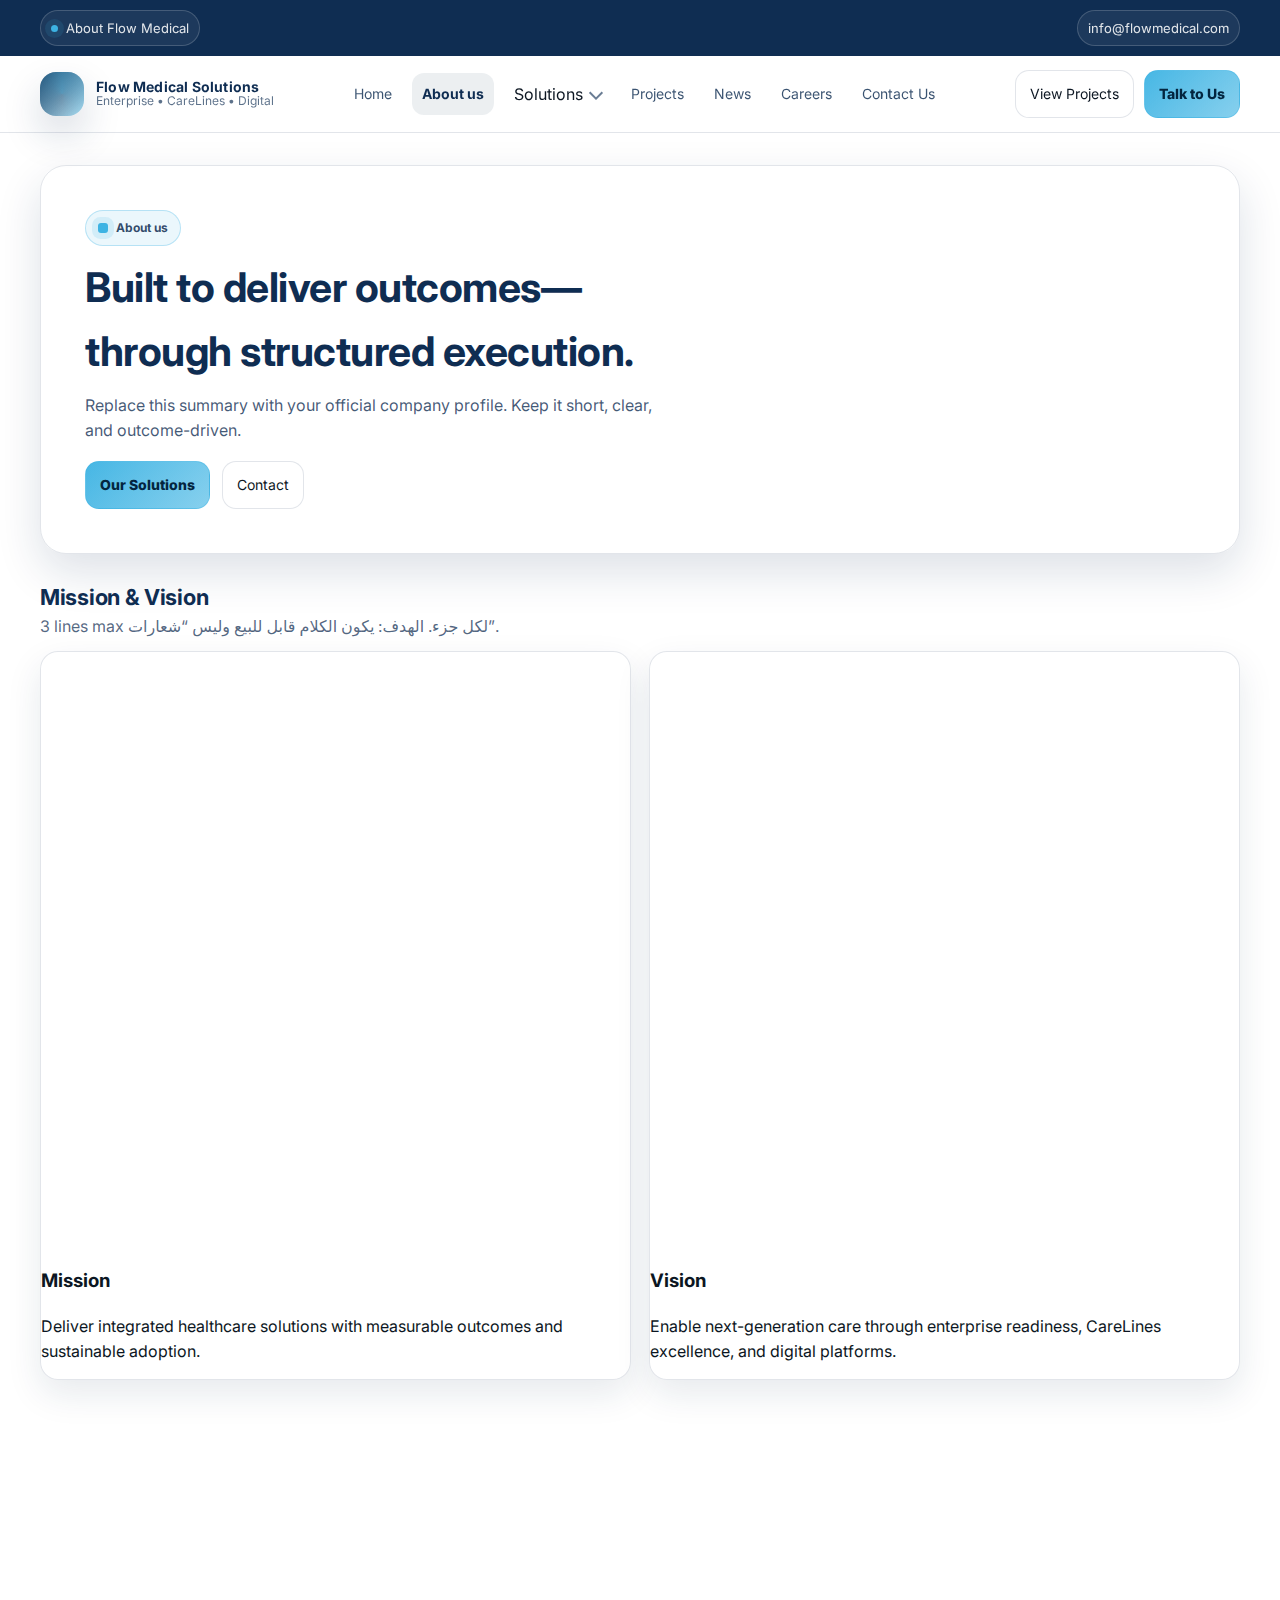
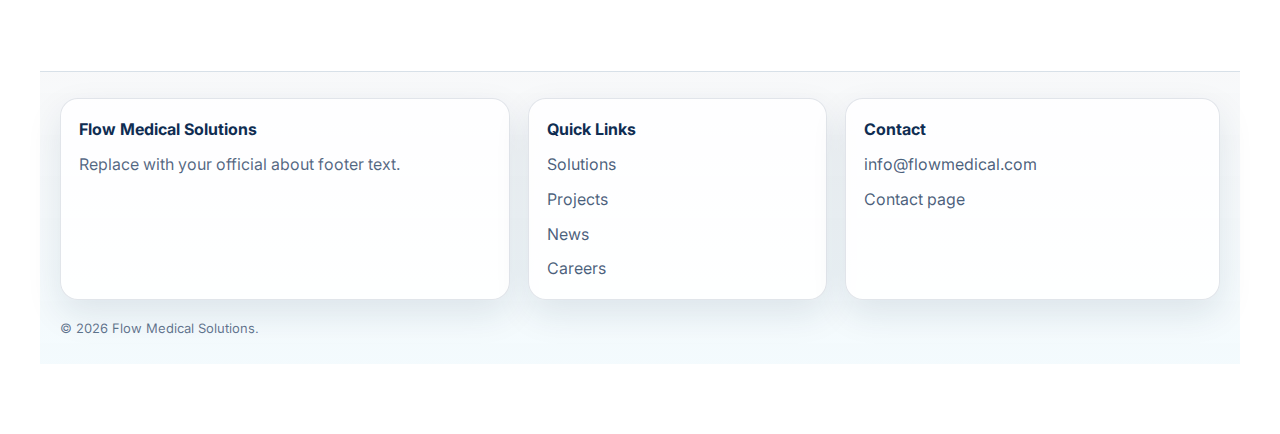
<file: about.html>
<!doctype html>
<html lang="en">
<head>
  <meta charset="utf-8" />
  <meta name="viewport" content="width=device-width, initial-scale=1" />
  <title>Flow Medical Solutions | About us</title>
  <link rel="stylesheet" href="color.css">
  <link rel="stylesheet" href="style.css">
</head>
<body>
  <div class="topbar"><div class="container">
    <div class="topbar-left"><span class="pill"><span class="dot"></span> About Flow Medical</span></div>
    <div class="topbar-right"><span class="pill">info@flowmedical.com</span></div>
  </div></div>

  <header class="header">
    <div class="container">
      <a class="brand" href="index.html"><div class="mark"></div><div class="name"><strong>Flow Medical Solutions</strong><span>Enterprise • CareLines • Digital</span></div></a>
      <nav class="nav">
        <a href="index.html">Home</a>
        <a class="active" href="about.html">About us</a>
        <div class="drop" data-drop>
          <button type="button">Solutions <i class="chev"></i></button>
          <div class="menu">
            <a href="solutions.html">Solutions Overview <small>Map + pillars</small></a>
            <a href="enterprise-solutions.html">Enterprise Solutions <small>Strategy & structure</small></a>
            <a href="healthcare-planning.html">Healthcare Planning <small>Planning & design</small></a>
            <a href="execution.html">Execution <small>Delivery & rollout</small></a>
            <a href="post-go-live.html">Post Go Live <small>Adoption & optimization</small></a>
            <a href="carelines.html">CareLines <small>OR360 + Women Health</small></a>
            <a href="digital-solutions.html">Digital Solutions <small>ATOMS + ACTHUB</small></a>
            <a href="service-plus.html">Service+ <small>Service excellence</small></a>
            <a href="managed-equipment-services.html">Managed Equipment Services <small>Lifecycle</small></a>
          </div>
        </div>
        <a href="projects.html">Projects</a>
        <a href="news.html">News</a>
        <a href="careers.html">Careers</a>
        <a href="contact.html">Contact Us</a>
      </nav>
      <div class="cta">
        <a class="btn" href="projects.html">View Projects</a>
        <a class="btn primary" href="contact.html">Talk to Us</a>
      </div>
    </div>
  </header>

  <main class="page">
    <div class="container">
      <section class="hero reveal">
        <div class="hero-inner">
          <div>
            <span class="kicker"><span class="sq"></span> About us</span>
            <h1>Built to deliver outcomes—through structured execution.</h1>
            <p>Replace this summary with your official company profile. Keep it short, clear, and outcome-driven.</p>
            <div class="hero-actions">
              <a class="btn primary" href="solutions.html">Our Solutions</a>
              <a class="btn" href="contact.html">Contact</a>
            </div>
          </div>
          <div class="hero-art">
            <div class="hero-bg" style="background-image:
              radial-gradient(circle at 30% 20%, rgba(61,179,227,.38), transparent 42%),
              radial-gradient(circle at 70% 60%, rgba(15,45,82,.26), transparent 48%),
              url('https://images.unsplash.com/photo-1579154204601-01588f351e67?auto=format&fit=crop&w=1400&q=70');"></div>
            <div class="hero-glass"></div>
          </div>
        </div>
      </section>

      <section class="section">
        <div class="section-head reveal"><div>
          <h2>Mission & Vision</h2>
          <p>3 lines max لكل جزء. الهدف: يكون الكلام قابل للبيع وليس “شعارات”.</p>
        </div></div>
        <div class="grid">
          <div class="card feature reveal" style="grid-column:span 6;">
            <div class="icon"><svg viewBox="0 0 24 24" fill="none"><path d="M12 21s7-4.5 7-11V6l-7-3-7 3v4c0 6.5 7 11 7 11z" stroke-width="2" stroke-linejoin="round"/></svg></div>
            <h3>Mission</h3><p>Deliver integrated healthcare solutions with measurable outcomes and sustainable adoption.</p>
          </div>
          <div class="card feature reveal" style="grid-column:span 6;">
            <div class="icon"><svg viewBox="0 0 24 24" fill="none"><path d="M12 2l3 7h7l-5.5 4.2L18.5 21 12 16.8 5.5 21l2-7.8L2 9h7l3-7z" stroke-width="2" stroke-linejoin="round"/></svg></div>
            <h3>Vision</h3><p>Enable next-generation care through enterprise readiness, CareLines excellence, and digital platforms.</p>
          </div>
        </div>
      </section>

      <section class="section">
        <div class="section-head reveal"><div>
          <h2>How we work</h2>
          <p>العملية (Process) هي اللي بتدي ثقة. هنا 3 مراحل ثابتة.</p>
        </div></div>
        <div class="grid">
          <div class="card feature reveal" style="grid-column:span 4;"><h3>Assess</h3><p>Baseline, constraints, and target outcomes.</p></div>
          <div class="card feature reveal" style="grid-column:span 4;"><h3>Deliver</h3><p>Structured execution with governance and QA checkpoints.</p></div>
          <div class="card feature reveal" style="grid-column:span 4;"><h3>Optimize</h3><p>Post Go-Live adoption, KPI tracking, and continuous improvement.</p></div>
        </div>
      </section>

      <footer class="footer">
        <div class="container">
          <div class="footer-grid">
            <div class="card pad"><h4>Flow Medical Solutions</h4><p style="margin:0;color:rgba(15,45,82,.72);">Replace with your official about footer text.</p></div>
            <div class="card pad"><h4>Quick Links</h4><div class="links"><a href="solutions.html">Solutions</a><a href="projects.html">Projects</a><a href="news.html">News</a><a href="careers.html">Careers</a></div></div>
            <div class="card pad"><h4>Contact</h4><div class="links"><a href="mailto:info@flowmedical.com">info@flowmedical.com</a><a href="contact.html">Contact page</a></div></div>
          </div>
          <div class="note"><span>© <span id="y"></span> Flow Medical Solutions.</span></div>
        </div>
      </footer>
    </div>
  </main>

  <script>document.getElementById('y').textContent=new Date().getFullYear();</script>
  <script src="app.js"></script>
</body>
</html>
</file>
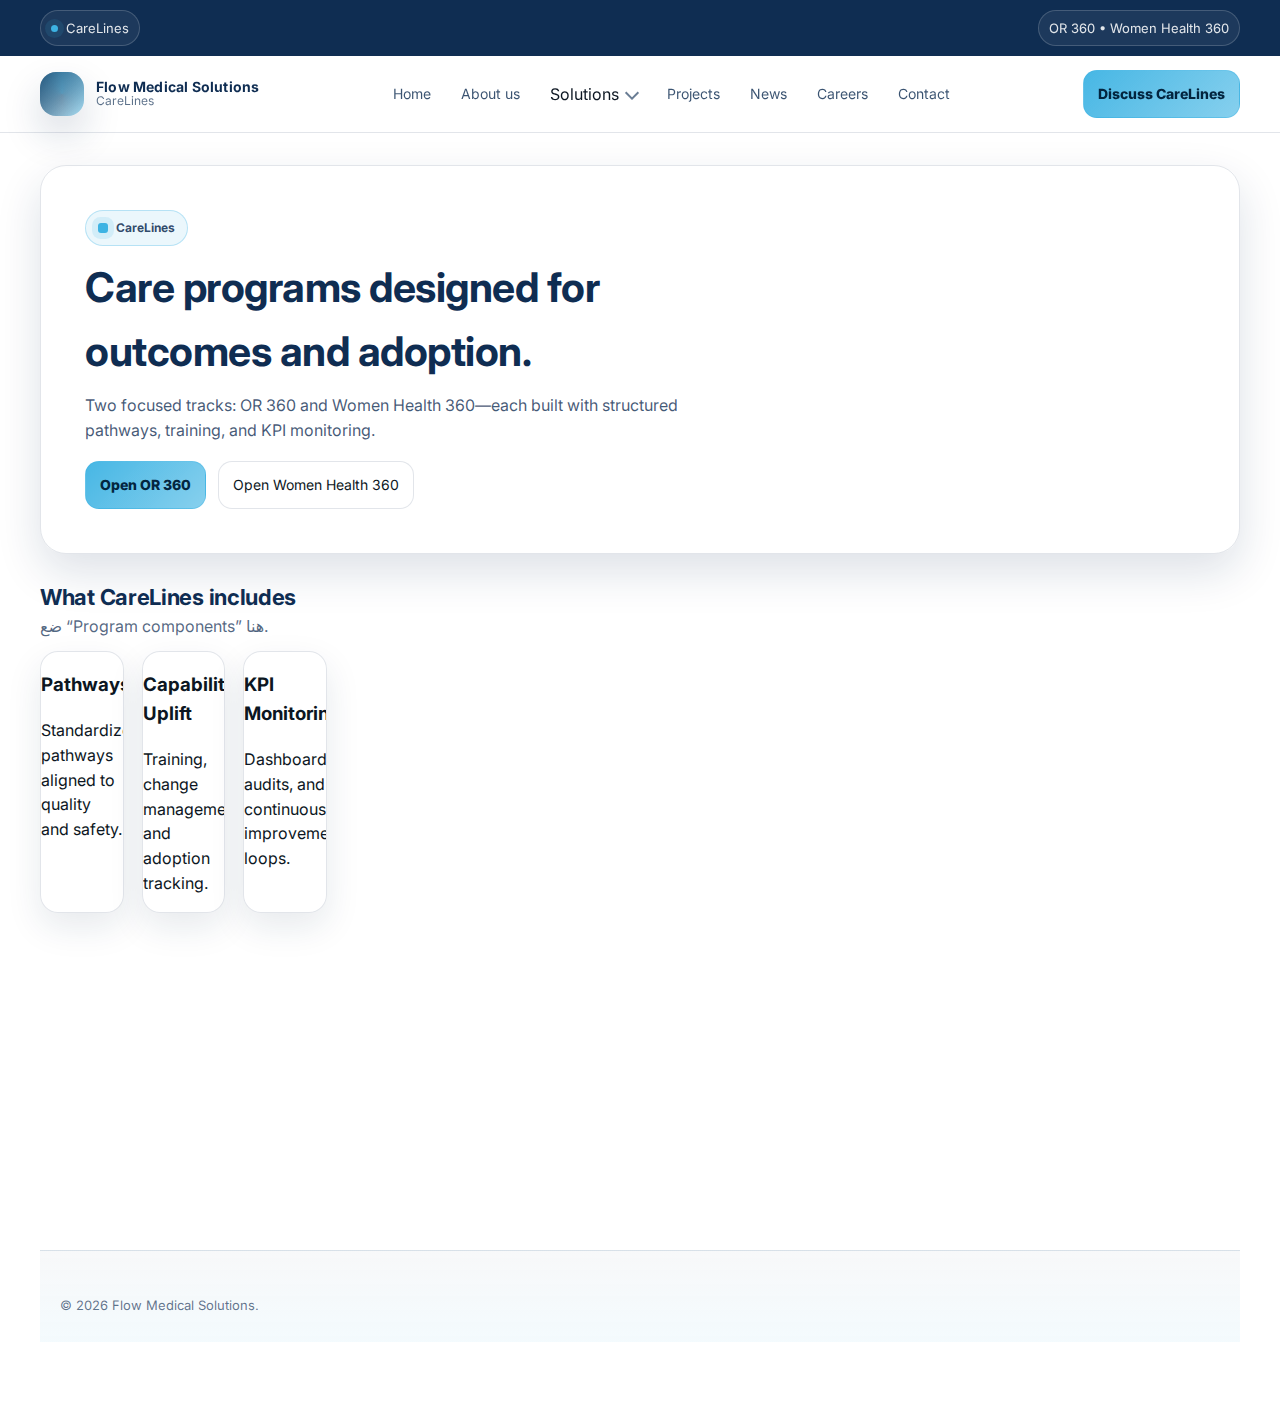
<file: acthub.html>
<!doctype html>
<html lang="en">
<head>
  <meta charset="utf-8" />
  <meta name="viewport" content="width=device-width, initial-scale=1" />
  <title>Flow Medical Solutions | CareLines</title>
  <link rel="stylesheet" href="color.css"><link rel="stylesheet" href="style.css">
</head>
<body>
  <div class="topbar"><div class="container">
    <div class="topbar-left"><span class="pill"><span class="dot"></span> CareLines</span></div>
    <div class="topbar-right"><span class="pill">OR 360 • Women Health 360</span></div>
  </div></div>

  <header class="header"><div class="container">
    <a class="brand" href="index.html"><div class="mark"></div><div class="name"><strong>Flow Medical Solutions</strong><span>CareLines</span></div></a>
    <nav class="nav">
      <a href="index.html">Home</a><a href="about.html">About us</a>
      <div class="drop" data-drop><button type="button">Solutions <i class="chev"></i></button>
        <div class="menu">
          <a href="solutions.html">Solutions Overview <small>Map + pillars</small></a>
          <a href="carelines.html">CareLines <small>OR360 + Women Health</small></a>
          <a href="or360.html">OR 360 <small>3 sections</small></a>
          <a href="women-health-360.html">Women Health 360 <small>3 sections</small></a>
        </div>
      </div>
      <a href="projects.html">Projects</a><a href="news.html">News</a><a href="careers.html">Careers</a><a href="contact.html">Contact</a>
    </nav>
    <div class="cta"><a class="btn primary" href="contact.html">Discuss CareLines</a></div>
  </div></header>

  <main class="page"><div class="container">
    <section class="hero reveal"><div class="hero-inner">
      <div>
        <span class="kicker"><span class="sq"></span> CareLines</span>
        <h1>Care programs designed for outcomes and adoption.</h1>
        <p>Two focused tracks: OR 360 and Women Health 360—each built with structured pathways, training, and KPI monitoring.</p>
        <div class="hero-actions">
          <a class="btn primary" href="or360.html">Open OR 360</a>
          <a class="btn" href="women-health-360.html">Open Women Health 360</a>
        </div>
      </div>
      <div class="hero-art">
        <div class="hero-bg" style="background-image:
          radial-gradient(circle at 30% 20%, rgba(61,179,227,.38), transparent 42%),
          radial-gradient(circle at 70% 60%, rgba(15,45,82,.26), transparent 48%),
          url('https://images.unsplash.com/photo-1582719508461-905c673771fd?auto=format&fit=crop&w=1400&q=70');"></div>
        <div class="hero-glass"></div>
      </div>
    </div></section>

    <section class="section">
      <div class="section-head reveal"><div><h2>What CareLines includes</h2><p>ضع “Program components” هنا.</p></div></div>
      <div class="grid">
        <div class="card feature reveal"><h3>Pathways</h3><p>Standardized pathways aligned to quality and safety.</p></div>
        <div class="card feature reveal"><h3>Capability Uplift</h3><p>Training, change management, and adoption tracking.</p></div>
        <div class="card feature reveal"><h3>KPI Monitoring</h3><p>Dashboards, audits, and continuous improvement loops.</p></div>
      </div>
    </section>

    <section class="section">
      <div class="section-head reveal"><div><h2>Choose a track</h2><p>روابط مباشرة لصفحاتك المطلوبة.</p></div></div>
      <div class="grid">
        <a class="card feature reveal" href="or360.html" style="grid-column:span 6;"><h3>OR 360</h3><p>Operating rooms: readiness, workflow, sterility, throughput.</pp></a>
        <a class="card feature reveal" href="women-health-360.html" style="grid-column:span 6;"><h3>Women Health 360</h3><p>Women’s health services: pathways, safety, experience.</p></a>
      </div>
    </section>

    <footer class="footer"><div class="container"><div class="note"><span>© <span id="y"></span> Flow Medical Solutions.</span></div></div></footer>
  </div></main>

  <script>document.getElementById('y').textContent=new Date().getFullYear();</script>
  <script src="app.js"></script>
</body>
</html>
</file>
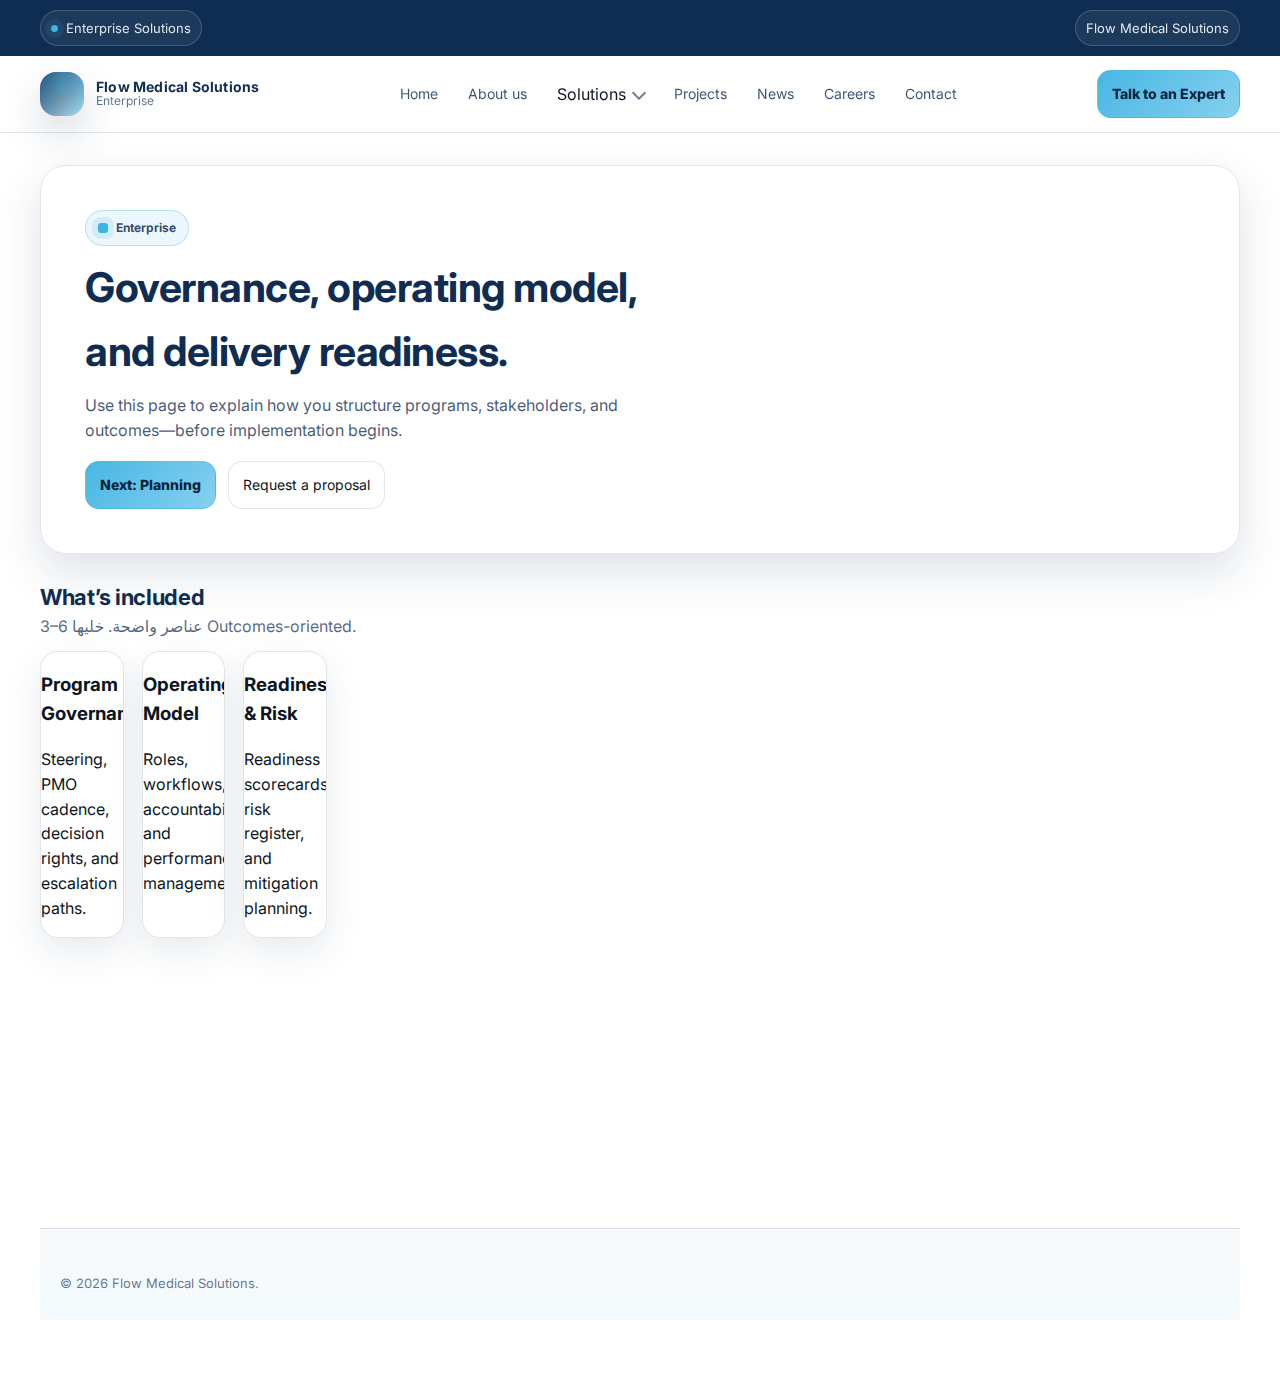
<file: enterprise-solutions.html>
<!doctype html>
<html lang="en">
<head>
  <meta charset="utf-8" />
  <meta name="viewport" content="width=device-width, initial-scale=1" />
  <title>Flow Medical Solutions | Enterprise Solutions</title>
  <link rel="stylesheet" href="color.css"><link rel="stylesheet" href="style.css">
</head>
<body>
  <div class="topbar"><div class="container">
    <div class="topbar-left"><span class="pill"><span class="dot"></span> Enterprise Solutions</span></div>
    <div class="topbar-right"><span class="pill">Flow Medical Solutions</span></div>
  </div></div>

  <header class="header"><div class="container">
    <a class="brand" href="index.html"><div class="mark"></div><div class="name"><strong>Flow Medical Solutions</strong><span>Enterprise</span></div></a>
    <nav class="nav">
      <a href="index.html">Home</a><a href="about.html">About us</a>
      <div class="drop" data-drop>
        <button type="button">Solutions <i class="chev"></i></button>
        <div class="menu">
          <a href="solutions.html">Solutions Overview <small>Map + pillars</small></a>
          <a class="active" href="enterprise-solutions.html">Enterprise Solutions <small>Strategy & structure</small></a>
          <a href="healthcare-planning.html">Healthcare Planning <small>Planning & design</small></a>
          <a href="execution.html">Execution <small>Delivery & rollout</small></a>
          <a href="post-go-live.html">Post Go Live <small>Adoption & optimization</small></a>
          <a href="carelines.html">CareLines <small>OR360 + Women Health</small></a>
          <a href="digital-solutions.html">Digital Solutions <small>ATOMS + ACTHUB</small></a>
          <a href="service-plus.html">Service+ <small>Service excellence</small></a>
          <a href="managed-equipment-services.html">Managed Equipment Services <small>Lifecycle</small></a>
        </div>
      </div>
      <a href="projects.html">Projects</a><a href="news.html">News</a><a href="careers.html">Careers</a><a href="contact.html">Contact</a>
    </nav>
    <div class="cta"><a class="btn primary" href="contact.html">Talk to an Expert</a></div>
  </div></header>

  <main class="page"><div class="container">
    <section class="hero reveal">
      <div class="hero-inner">
        <div>
          <span class="kicker"><span class="sq"></span> Enterprise</span>
          <h1>Governance, operating model, and delivery readiness.</h1>
          <p>Use this page to explain how you structure programs, stakeholders, and outcomes—before implementation begins.</p>
          <div class="hero-actions">
            <a class="btn primary" href="healthcare-planning.html">Next: Planning</a>
            <a class="btn" href="contact.html">Request a proposal</a>
          </div>
        </div>
        <div class="hero-art">
          <div class="hero-bg" style="background-image:
            radial-gradient(circle at 30% 20%, rgba(61,179,227,.38), transparent 42%),
            radial-gradient(circle at 70% 60%, rgba(15,45,82,.26), transparent 48%),
            url('https://images.unsplash.com/photo-1559757175-7cb057fba93f?auto=format&fit=crop&w=1400&q=70');"></div>
          <div class="hero-glass"></div>
        </div>
      </div>
    </section>

    <section class="section">
      <div class="section-head reveal"><div><h2>What’s included</h2><p>3–6 عناصر واضحة. خليها Outcomes-oriented.</p></div></div>
      <div class="grid">
        <div class="card feature reveal"><h3>Program Governance</h3><p>Steering, PMO cadence, decision rights, and escalation paths.</p></div>
        <div class="card feature reveal"><h3>Operating Model</h3><p>Roles, workflows, accountability, and performance management.</p></div>
        <div class="card feature reveal"><h3>Readiness & Risk</h3><p>Readiness scorecards, risk register, and mitigation planning.</p></div>
      </div>
    </section>

    <section class="section">
      <div class="section-head reveal"><div><h2>Outcomes</h2><p>إحصائيات Placeholder—بدّلها بأرقامك.</p></div></div>
      <div class="grid">
        <div class="card feature reveal" style="grid-column:span 4;"><h3>Faster decisions</h3><p>Clear governance reduces cycle time and ambiguity.</p></div>
        <div class="card feature reveal" style="grid-column:span 4;"><h3>Higher adoption</h3><p>Structured readiness improves engagement and compliance.</p></div>
        <div class="card feature reveal" style="grid-column:span 4;"><h3>Stable delivery</h3><p>Risk management keeps programs on track.</p></div>
      </div>
    </section>

    <footer class="footer"><div class="container"><div class="note"><span>© <span id="y"></span> Flow Medical Solutions.</span></div></div></footer>
  </div></main>

  <script>document.getElementById('y').textContent=new Date().getFullYear();</script>
  <script src="app.js"></script>
</body>
</html>
</file>
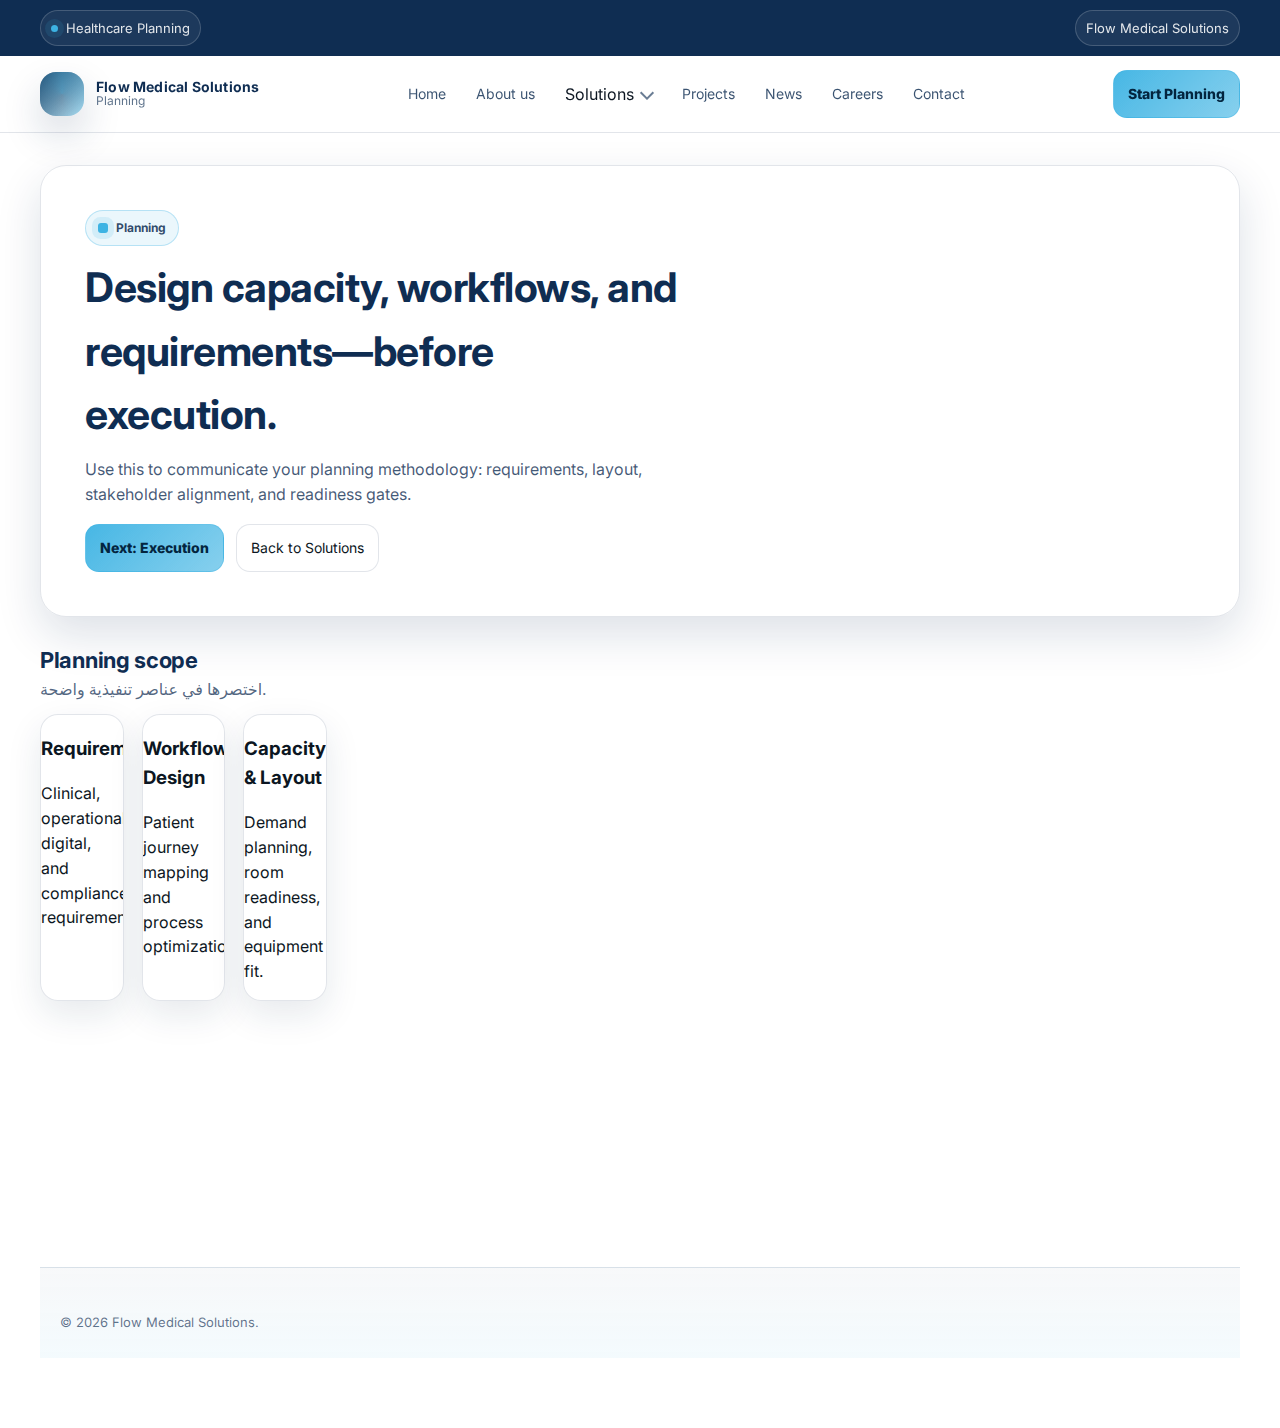
<file: execution.html>
<!doctype html>
<html lang="en">
<head>
  <meta charset="utf-8" />
  <meta name="viewport" content="width=device-width, initial-scale=1" />
  <title>Flow Medical Solutions | Healthcare Planning</title>
  <link rel="stylesheet" href="color.css"><link rel="stylesheet" href="style.css">
</head>
<body>
  <div class="topbar"><div class="container">
    <div class="topbar-left"><span class="pill"><span class="dot"></span> Healthcare Planning</span></div>
    <div class="topbar-right"><span class="pill">Flow Medical Solutions</span></div>
  </div></div>

  <header class="header"><div class="container">
    <a class="brand" href="index.html"><div class="mark"></div><div class="name"><strong>Flow Medical Solutions</strong><span>Planning</span></div></a>
    <nav class="nav">
      <a href="index.html">Home</a><a href="about.html">About us</a>
      <div class="drop" data-drop><button type="button">Solutions <i class="chev"></i></button>
        <div class="menu">
          <a href="solutions.html">Solutions Overview <small>Map + pillars</small></a>
          <a href="enterprise-solutions.html">Enterprise Solutions <small>Strategy & structure</small></a>
          <a class="active" href="healthcare-planning.html">Healthcare Planning <small>Planning & design</small></a>
          <a href="execution.html">Execution <small>Delivery & rollout</small></a>
          <a href="post-go-live.html">Post Go Live <small>Adoption & optimization</small></a>
          <a href="carelines.html">CareLines <small>OR360 + Women Health</small></a>
          <a href="digital-solutions.html">Digital Solutions <small>ATOMS + ACTHUB</small></a>
          <a href="service-plus.html">Service+ <small>Service excellence</small></a>
          <a href="managed-equipment-services.html">Managed Equipment Services <small>Lifecycle</small></a>
        </div>
      </div>
      <a href="projects.html">Projects</a><a href="news.html">News</a><a href="careers.html">Careers</a><a href="contact.html">Contact</a>
    </nav>
    <div class="cta"><a class="btn primary" href="contact.html">Start Planning</a></div>
  </div></header>

  <main class="page"><div class="container">
    <section class="hero reveal"><div class="hero-inner">
      <div>
        <span class="kicker"><span class="sq"></span> Planning</span>
        <h1>Design capacity, workflows, and requirements—before execution.</h1>
        <p>Use this to communicate your planning methodology: requirements, layout, stakeholder alignment, and readiness gates.</p>
        <div class="hero-actions">
          <a class="btn primary" href="execution.html">Next: Execution</a>
          <a class="btn" href="solutions.html">Back to Solutions</a>
        </div>
      </div>
      <div class="hero-art">
        <div class="hero-bg" style="background-image:
          radial-gradient(circle at 30% 20%, rgba(61,179,227,.38), transparent 42%),
          radial-gradient(circle at 70% 60%, rgba(15,45,82,.26), transparent 48%),
          url('https://images.unsplash.com/photo-1530497610245-94d3c16cda28?auto=format&fit=crop&w=1400&q=70');"></div>
        <div class="hero-glass"></div>
      </div>
    </div></section>

    <section class="section">
      <div class="section-head reveal"><div><h2>Planning scope</h2><p>اختصرها في عناصر تنفيذية واضحة.</p></div></div>
      <div class="grid">
        <div class="card feature reveal"><h3>Requirements</h3><p>Clinical, operational, digital, and compliance requirements.</p></div>
        <div class="card feature reveal"><h3>Workflow Design</h3><p>Patient journey mapping and process optimization.</p></div>
        <div class="card feature reveal"><h3>Capacity & Layout</h3><p>Demand planning, room readiness, and equipment fit.</p></div>
      </div>
    </section>

    <section class="section">
      <div class="section-head reveal"><div><h2>Planning outputs</h2><p>Deliverables: docs + sign-offs + plan.</p></div></div>
      <div class="grid">
        <div class="card feature reveal" style="grid-column:span 4;"><h3>Blueprint</h3><p>Approved target state and pathway maps.</p></div>
        <div class="card feature reveal" style="grid-column:span 4;"><h3>Implementation Plan</h3><p>Phases, timelines, responsibilities, gates.</p></div>
        <div class="card feature reveal" style="grid-column:span 4;"><h3>Readiness Gate</h3><p>Go/No-Go checklist before rollout.</p></div>
      </div>
    </section>

    <footer class="footer"><div class="container"><div class="note"><span>© <span id="y"></span> Flow Medical Solutions.</span></div></div></footer>
  </div></main>

  <script>document.getElementById('y').textContent=new Date().getFullYear();</script>
  <script src="app.js"></script>
</body>
</html>
</file>
<file: color.css>
:root{
  --navy: #0f2d52;
  --cyan: #3db3e3;
  --white: #ffffff;
  --black: #231f20;

  --bg: #ffffff;
  --text: #0c1622;
  --muted: rgba(15,45,82,.72);

  --border: rgba(15,45,82,.12);
  --shadow: 0 18px 45px rgba(15,45,82,.14);

  --grad-1: linear-gradient(135deg, rgba(61,179,227,.22), rgba(15,45,82,.08));
  --grad-2: linear-gradient(135deg, rgba(15,45,82,.92), rgba(61,179,227,.22));
  --glass: rgba(255,255,255,.72);

  --radius-xl: 26px;
  --radius-lg: 18px;
  --radius-md: 14px;

  --container: 1200px;
}

::selection{ background: rgba(61,179,227,.28); }
</file>
<file: style.css>
@import url('https://fonts.googleapis.com/css2?family=Inter:wght@300;400;500;600;700;800&display=swap');

*{box-sizing:border-box}
html{scroll-behavior:smooth}
body{
  margin:0;
  font-family:Inter,system-ui,-apple-system,Segoe UI,Roboto,Arial,sans-serif;
  background:var(--bg);
  color:var(--text);
  line-height:1.55;
}
a{color:inherit;text-decoration:none}
img{max-width:100%;display:block}

.container{
  width:min(var(--container), calc(100% - 40px));
  margin-inline:auto;
}

/* Top bar */
.topbar{
  background:var(--navy);
  color:rgba(255,255,255,.88);
  font-size:13px;
}
.topbar .container{
  display:flex;align-items:center;justify-content:space-between;
  padding:10px 0;gap:14px;flex-wrap:wrap;
}
.pill{
  display:inline-flex;align-items:center;gap:8px;
  padding:7px 10px;border-radius:999px;
  border:1px solid rgba(255,255,255,.18);
  background:rgba(255,255,255,.06);
  backdrop-filter:blur(10px);
}
.dot{
  width:7px;height:7px;border-radius:50%;
  background:var(--cyan);
  box-shadow:0 0 0 6px rgba(61,179,227,.12);
}

/* Header */
.header{
  position:sticky;top:0;z-index:50;
  background:rgba(255,255,255,.86);
  backdrop-filter:blur(14px);
  border-bottom:1px solid var(--border);
}
.header .container{
  display:flex;align-items:center;justify-content:space-between;
  padding:14px 0;gap:16px;
}
.brand{
  display:flex;align-items:center;gap:12px;
}
.brand .mark{
  width:44px;height:44px;border-radius:16px;
  background:linear-gradient(135deg, rgba(15,45,82,.95), rgba(61,179,227,.40));
  box-shadow:0 18px 38px rgba(15,45,82,.18);
  position:relative;overflow:hidden;
}
.brand .mark::before{
  content:"";
  position:absolute;inset:-50%;
  background:conic-gradient(from 180deg, rgba(61,179,227,0), rgba(61,179,227,.50), rgba(61,179,227,0));
  animation:spin 6s linear infinite;
  opacity:.7;
}
@keyframes spin{to{transform:rotate(360deg)}}
.brand .name{display:flex;flex-direction:column;line-height:1.05}
.brand .name strong{font-size:14px;color:var(--navy);letter-spacing:.2px}
.brand .name span{font-size:12px;color:rgba(15,45,82,.68)}

.nav{
  display:flex;align-items:center;gap:10px;
}
.nav a, .nav button{
  font-size:14px;
  color:rgba(15,45,82,.82);
  padding:10px 10px;
  border-radius:12px;
  transition:.2s ease;
}
.nav a:hover, .nav button:hover{
  background:rgba(61,179,227,.10);
  color:var(--navy);
}
.nav .active{
  background:rgba(15,45,82,.08);
  font-weight:700;
  color:var(--navy);
}

.drop{position:relative}
.drop>button{
  all:unset;
  cursor:pointer;
  display:flex;align-items:center;gap:8px;
  padding:10px 10px;border-radius:12px;
}
.chev{
  width:10px;height:10px;
  border-right:2px solid rgba(15,45,82,.62);
  border-bottom:2px solid rgba(15,45,82,.62);
  transform:rotate(45deg);
  margin-top:-2px;
}
.menu{
  position:absolute;top:calc(100% + 10px);left:0;
  min-width:320px;
  background:rgba(255,255,255,.94);
  border:1px solid var(--border);
  border-radius:16px;
  box-shadow:var(--shadow);
  padding:10px;
  opacity:0;transform:translateY(-6px);
  pointer-events:none;
  transition:.18s ease;
}
.drop.open .menu{
  opacity:1;transform:translateY(0);
  pointer-events:auto;
}
.menu a{
  display:flex;justify-content:space-between;align-items:center;
  padding:10px 12px;border-radius:12px;
}
.menu a:hover{background:rgba(15,45,82,.06)}
.menu small{color:rgba(15,45,82,.62)}

.cta{display:flex;align-items:center;gap:10px}
.btn{
  display:inline-flex;align-items:center;justify-content:center;
  gap:10px;
  padding:12px 14px;
  border-radius:14px;
  border:1px solid var(--border);
  background:rgba(255,255,255,.75);
  transition:.2s ease;
  font-size:14px;
}
.btn:hover{transform:translateY(-1px);box-shadow:0 16px 35px rgba(15,45,82,.12)}
.btn.primary{
  border-color:rgba(61,179,227,.35);
  background:linear-gradient(135deg, rgba(61,179,227,.95), rgba(61,179,227,.62));
  color:#03253f;
  font-weight:800;
}

/* Page */
.page{padding:32px 0 70px}

/* Hero (Ascend-like: headline + paragraph + CTA + right visual) */
.hero{
  position:relative;
  border-radius:var(--radius-xl);
  overflow:hidden;
  border:1px solid var(--border);
  box-shadow:var(--shadow);
  background:var(--grad-soft);
}
.hero::before{
  content:"";
  position:absolute;inset:0;
  background:var(--grad-hero);
  pointer-events:none;
}
.hero-inner{
  position:relative;
  display:grid;
  grid-template-columns:1.1fr .9fr;
  gap:26px;
  padding:44px;
  align-items:center;
}
.kicker{
  display:inline-flex;align-items:center;gap:8px;
  padding:8px 12px;border-radius:999px;
  border:1px solid rgba(61,179,227,.30);
  background:rgba(61,179,227,.10);
  font-size:12px;
  color:rgba(15,45,82,.86);
  font-weight:700;
}
.kicker .sq{
  width:10px;height:10px;border-radius:3px;
  background:var(--cyan);
  box-shadow:0 0 0 6px rgba(61,179,227,.14);
}
.hero h1{
  margin:10px 0 10px;
  font-size:clamp(28px, 3.2vw, 46px);
  letter-spacing:-.5px;
  color:var(--navy);
}
.hero p{
  margin:0 0 18px;
  color:rgba(15,45,82,.78);
  max-width:62ch;
}
.hero-actions{display:flex;gap:12px;flex-wrap:wrap}

.hero-visual{
  position:relative;
  min-height:360px;
  border-radius:22px;
  overflow:hidden;
  border:1px solid rgba(255,255,255,.24);
}
.hero-visual .bg{
  position:absolute;inset:0;
  background-image:
    linear-gradient(180deg, rgba(15,45,82,.08), rgba(15,45,82,.65)),
    url("https://images.unsplash.com/photo-1586773860418-d37222d8fce3?auto=format&fit=crop&w=1600&q=70");
  background-size:cover;
  background-position:center;
  transform:scale(1.05);
  filter:saturate(1.05) contrast(1.02);
}
.hero-visual .glass{
  position:absolute;inset:16px;
  border-radius:22px;
  background:rgba(255,255,255,.18);
  border:1px solid rgba(255,255,255,.22);
  backdrop-filter:blur(12px);
}
.hero-visual .pattern{
  position:absolute;inset:0;
  opacity:.55;
  mix-blend-mode:multiply;
  pointer-events:none;
}
.pattern-anim{animation:patternFloat 9s ease-in-out infinite;transform-origin:center}
@keyframes patternFloat{0%,100%{transform:translate3d(0,0,0)}50%{transform:translate3d(-14px,-10px,0)}}

/* 3D Logo (on top of hero visual) */
.logo3d-wrap{
  position:absolute;inset:0;
  display:flex;align-items:center;justify-content:center;
  z-index:3;
}
.logo3d{
  width:150px;height:150px;
  transform-style:preserve-3d;
  transform:rotateX(-18deg) rotateY(28deg);
  animation:cubeSpin 9.5s linear infinite;
  transition:transform .18s ease;
}
@keyframes cubeSpin{0%{transform:rotateX(-18deg) rotateY(0)}100%{transform:rotateX(-18deg) rotateY(360deg)}}
.face{
  position:absolute;inset:0;
  border-radius:18px;
  border:1px solid rgba(255,255,255,.22);
  background:linear-gradient(135deg, rgba(15,45,82,.92), rgba(61,179,227,.25));
  display:flex;align-items:center;justify-content:center;
  color:rgba(255,255,255,.92);
  font-weight:900;
  letter-spacing:.8px;
  box-shadow:0 18px 55px rgba(15,45,82,.20);
  overflow:hidden;
}
.face::after{
  content:"";
  position:absolute;inset:-60%;
  background:conic-gradient(from 180deg, rgba(61,179,227,0), rgba(61,179,227,.45), rgba(61,179,227,0));
  animation:spin 6.2s linear infinite;
  opacity:.55;
}
.face span{position:relative;z-index:2;font-size:18px;text-shadow:0 10px 18px rgba(0,0,0,.25)}
.f-front{transform:translateZ(75px)}
.f-back{transform:rotateY(180deg) translateZ(75px)}
.f-right{transform:rotateY(90deg) translateZ(75px)}
.f-left{transform:rotateY(-90deg) translateZ(75px)}
.f-top{transform:rotateX(90deg) translateZ(75px)}
.f-bottom{transform:rotateX(-90deg) translateZ(75px)}

/* Sections */
.section{margin-top:26px}
.section-head{
  display:flex;align-items:flex-end;justify-content:space-between;
  gap:12px;flex-wrap:wrap;
  margin-bottom:12px;
}
.section-head h2{margin:0;color:var(--navy);letter-spacing:-.3px;font-size:22px}
.section-head p{margin:0;color:rgba(15,45,82,.72);max-width:68ch}

.grid{
  display:grid;
  grid-template-columns:repeat(12,1fr);
  gap:18px;
}

.card{
  background:rgba(255,255,255,.86);
  border:1px solid var(--border);
  border-radius:var(--radius-lg);
  box-shadow:0 14px 35px rgba(15,45,82,.10);
  overflow:hidden;
}
.pad{padding:18px}

/* Services cards (Ascend-like 4 services with image + label + button) */
.service{
  grid-column:span 3;
  transition:transform .22s ease, box-shadow .22s ease, border-color .22s ease;
}
.service:hover{transform:translateY(-3px);border-color:rgba(61,179,227,.32);box-shadow:0 20px 55px rgba(15,45,82,.14)}
.service .thumb{
  height:180px;
  background-size:cover;
  background-position:center;
  position:relative;
}
.service .thumb::after{
  content:"";
  position:absolute;inset:0;
  background:linear-gradient(180deg, rgba(15,45,82,.04), rgba(15,45,82,.52));
}
.service .body{padding:16px}
.service h3{margin:0 0 6px;color:var(--navy);font-size:16px}
.service p{margin:0 0 12px;color:rgba(15,45,82,.72);font-size:13px}
.service .more{
  display:inline-flex;align-items:center;gap:8px;
  font-size:13px;font-weight:800;color:var(--navy);
}
.arrow{
  width:10px;height:10px;border-right:2px solid rgba(15,45,82,.62);border-bottom:2px solid rgba(15,45,82,.62);
  transform:rotate(-45deg);
}

/* Projects carousel (Ascend-like) */
.carousel{
  grid-column:span 12;
  position:relative;
}
.carousel-track{
  display:grid;
  grid-auto-flow:column;
  grid-auto-columns: minmax(320px, 1fr);
  gap:18px;
  overflow:auto;
  scroll-snap-type:x mandatory;
  padding-bottom:6px;
}
.carousel-track::-webkit-scrollbar{height:10px}
.carousel-track::-webkit-scrollbar-thumb{background:rgba(15,45,82,.12);border-radius:999px}
.project{
  scroll-snap-align:start;
  min-height:280px;
  position:relative;
}
.project .img{
  position:absolute;inset:0;
  background-size:cover;background-position:center;
  transform:scale(1.04);
}
.project .overlay{
  position:absolute;inset:0;
  background:linear-gradient(180deg, rgba(15,45,82,.10), rgba(15,45,82,.78));
}
.project .content{
  position:absolute;inset:0;
  padding:18px;
  display:flex;flex-direction:column;justify-content:flex-end;
  color:rgba(255,255,255,.92);
}
.tags{display:flex;gap:8px;flex-wrap:wrap;margin-top:8px}
.tag{
  font-size:11px;
  padding:6px 9px;border-radius:999px;
  border:1px solid rgba(255,255,255,.22);
  background:rgba(255,255,255,.10);
}
.carousel-actions{
  display:flex;gap:10px;justify-content:flex-end;
  margin-top:10px;
}
.iconbtn{
  width:44px;height:44px;border-radius:14px;
  border:1px solid var(--border);
  background:rgba(255,255,255,.75);
  display:flex;align-items:center;justify-content:center;
  cursor:pointer;
  transition:.2s ease;
}
.iconbtn:hover{transform:translateY(-1px);box-shadow:0 16px 35px rgba(15,45,82,.12)}
.iconbtn svg{width:20px;height:20px;stroke:var(--navy)}

/* News list (Ascend-like grid items) */
.news{
  grid-column:span 12;
  display:grid;
  grid-template-columns:repeat(12,1fr);
  gap:18px;
}
.news-item{
  grid-column:span 3;
  transition:.22s ease;
}
.news-item:hover{transform:translateY(-3px)}
.news-item .thumb{
  height:160px;background-size:cover;background-position:center;
  position:relative;
}
.news-item .thumb::after{content:"";position:absolute;inset:0;background:linear-gradient(180deg, rgba(15,45,82,.04), rgba(15,45,82,.46))}
.news-item .body{padding:16px}
.news-item strong{display:block;color:var(--navy);margin-bottom:6px}
.news-item small{color:rgba(15,45,82,.64)}

/* Success story + counters */
.success{
  grid-column:span 12;
  display:grid;
  grid-template-columns:repeat(12,1fr);
  gap:18px;
}
.success .left{grid-column:span 7}
.success .right{grid-column:span 5; display:grid; gap:12px}
.stat{
  display:flex;align-items:flex-end;justify-content:space-between;gap:10px;
  padding:16px;border-radius:18px;border:1px solid var(--border);
  background:rgba(255,255,255,.74);
}
.stat .num{
  font-size:34px;font-weight:900;letter-spacing:-.6px;color:var(--navy);
}
.stat .lab{color:rgba(15,45,82,.70);font-size:13px;text-align:right}

/* Partners marquee */
.partners{
  grid-column:span 12;
  overflow:hidden;
  border-radius:var(--radius-xl);
  border:1px solid var(--border);
  background:rgba(15,45,82,.03);
}
.marquee{
  display:flex;gap:16px;
  padding:18px;
  animation:marq 18s linear infinite;
}
.partners:hover .marquee{animation-play-state:paused}
@keyframes marq{
  0%{transform:translateX(0)}
  100%{transform:translateX(-50%)}
}
.partner{
  flex:0 0 auto;
  width:180px;height:78px;
  border-radius:18px;
  border:1px solid rgba(15,45,82,.12);
  background:rgba(255,255,255,.75);
  display:flex;align-items:center;justify-content:center;
  color:rgba(15,45,82,.74);
  font-weight:800;
}

/* About section (bottom CTA like Ascend) */
.about{
  grid-column:span 12;
  display:grid;
  grid-template-columns:repeat(12,1fr);
  gap:18px;
}
.about .copy{grid-column:span 7}
.about .media{grid-column:span 5; min-height:260px; position:relative; overflow:hidden}
.about .media .img{position:absolute;inset:0;background-size:cover;background-position:center;transform:scale(1.04)}
.about .media .overlay{position:absolute;inset:0;background:linear-gradient(180deg, rgba(15,45,82,.10), rgba(15,45,82,.70))}

/* Footer */
.footer{
  margin-top:60px;
  border-top:1px solid var(--border);
  background:linear-gradient(180deg, rgba(15,45,82,.03), rgba(61,179,227,.06));
}
.footer .container{padding:26px 0}
.footer-grid{
  display:grid;
  grid-template-columns:1.2fr .8fr 1fr;
  gap:18px;
}
.footer h4{margin:0 0 10px;color:var(--navy)}
.links{display:grid;gap:10px}
.footer a{color:rgba(15,45,82,.76)}
.footer a:hover{color:var(--navy)}
.note{
  margin-top:18px;
  font-size:13px;
  color:rgba(15,45,82,.66);
  display:flex;align-items:center;justify-content:space-between;
  gap:12px;flex-wrap:wrap;
}
.hr{height:1px;background:var(--border);margin:18px 0 10px}

/* Reveal */
.reveal{opacity:0;transform:translateY(12px);transition:.55s ease}
.reveal.is-in{opacity:1;transform:translateY(0)}

/* Responsive */
@media (max-width: 980px){
  .nav{display:none}
  .hero-inner{grid-template-columns:1fr; padding:26px}
  .service{grid-column:span 6}
  .news-item{grid-column:span 6}
  .success .left{grid-column:span 12}
  .success .right{grid-column:span 12; grid-template-columns:1fr 1fr}
  .about .copy{grid-column:span 12}
  .about .media{grid-column:span 12}
  .footer-grid{grid-template-columns:1fr}
}
@media (max-width: 560px){
  .service{grid-column:span 12}
  .news-item{grid-column:span 12}
  .success .right{grid-template-columns:1fr}
}
</file>
